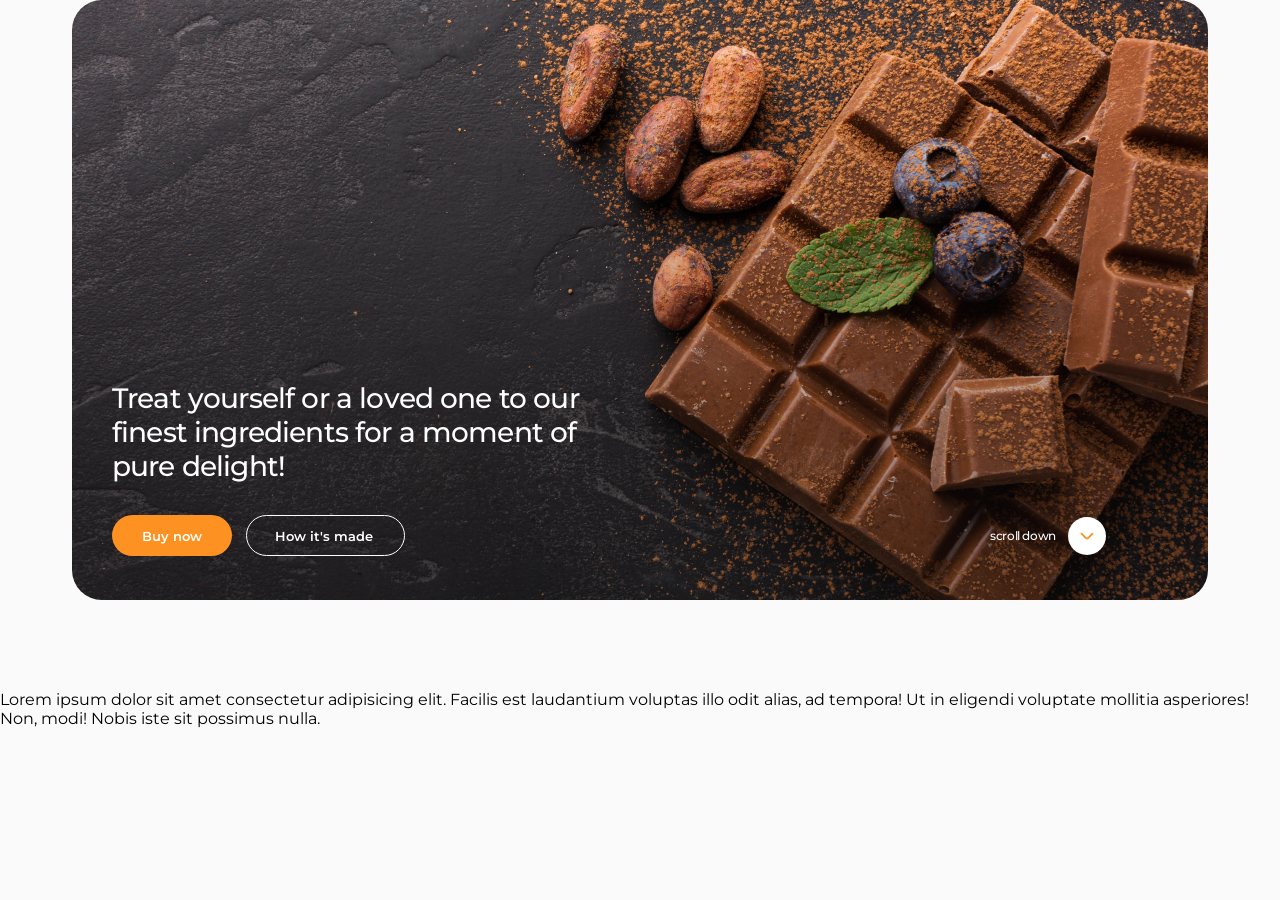
<file: simply-chocolate/HTML/hero.html>
<!DOCTYPE html>
<html lang="en">

<head>
    <meta charset="UTF-8">
    <meta name="viewport" content="width=device-width, initial-scale=1.0">
    <title>Document</title>
    <link rel="preconnect" href="https://fonts.googleapis.com">
    <link rel="preconnect" href="https://fonts.gstatic.com" crossorigin>
    <link href="https://fonts.googleapis.com/css2?family=Montserrat:wght@400;500;600&display=swap" rel="stylesheet">
    <link rel="stylesheet" href="../CSS/hero.css">
</head>

<body>
    <header class="header"></header>
    <main>
        <section class="hero">
            <div class="hero-container">
                <h2 class="hero-sub-title">Treat yourself or a loved one to our finest ingredients for a moment of pure
                    delight!</h2>
                <div class="hero-btns-container">
                    <div class="hero-main-btns">
                        <button class="hero-buy-btn" type="button">Buy now</button>
                        <a class="hero-link" href="#howItsMade">How it's made</a>
                    </div>
                    <div class="hero-scroll-container">
                        <a class="hero-scroll" href="#footer">scroll down</a>
                        <a class="hero-scroll-icon" href="#footer">
                            <svg class="hero-scroll-svg" width="22" height="22">
                                <use href="../IMG/SVG/icons.svg#icon-fi-rr-angle-small-left"></use>
                            </svg></a>
                    </div>

                </div>
            </div>
        </section>
        <section class="rewieves">

        </section>
        <footer class="footer" id="footer">Lorem ipsum dolor sit amet consectetur adipisicing elit. Facilis est
            laudantium voluptas illo odit alias, ad tempora! Ut in eligendi voluptate mollitia asperiores! Non, modi!
            Nobis iste sit possimus nulla.</footer>
    </main>
</body>

</html>
</file>
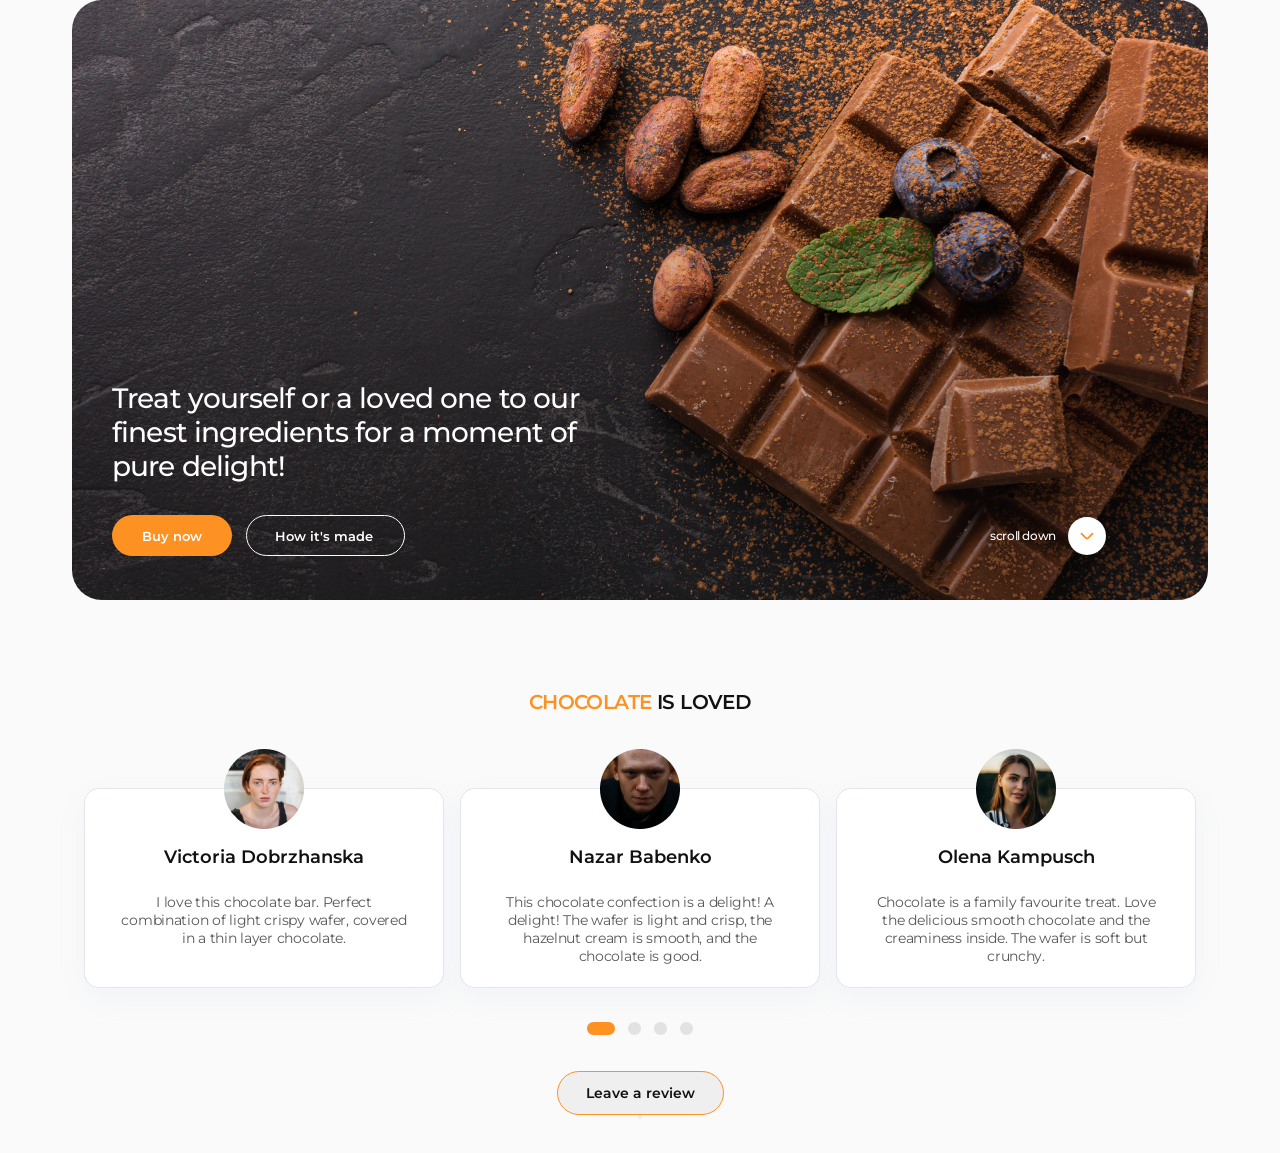
<file: simply-chocolate/HTML/reviews.html>
<!DOCTYPE html>
<html lang="en">

<head>
    <meta charset="UTF-8">
    <meta name="viewport" content="width=device-width, initial-scale=1.0">
    <title>Document</title>
    <link rel="preconnect" href="https://fonts.googleapis.com">
    <link rel="preconnect" href="https://fonts.gstatic.com" crossorigin>
    <link href="https://fonts.googleapis.com/css2?family=Montserrat:wght@400;500;600&display=swap" rel="stylesheet">
    <link rel="stylesheet" href="../CSS/reviews.css">
</head>

<body>
    <header class="header"></header>
    <main>
        <section class="hero">
            <div class="hero-container">
                <h3 class="hero-sub-title">Treat yourself or a loved one to our finest ingredients for a moment of pure
                    delight!</h3>
                <div class="hero-btns-container">
                    <div class="hero-main-btns">
                        <button class="hero-buy-btn" type="button">Buy now</button>
                        <a class="hero-link" href="#howItsMade">How it's made</a>
                    </div>
                    <div class="hero-scroll-container">
                        <a class="hero-scroll" href="#footer">scroll down</a>
                        <a class="hero-scroll-icon" href="#footer">
                            <svg class="hero-scroll-svg" width="22" height="22">
                                <use href="../IMG/SVG/icons.svg#icon-fi-rr-angle-small-left"></use>
                            </svg></a>
                    </div>

                </div>
            </div>
        </section>
        <section class="space"></section>
        <section class="reviews">
            <h2 class="reviews-title"><span class="reviews-span">CHOCOLATE</span> IS LOVED</h2>
            <div class="reviews-slider-container">
                <div class="reviews-slider">
                    <div class="reviews-slide">
                        <img class="reviewer-photo" src="../IMG/Reviews/Victoria@1x.png" alt="young redhead woman"
                            srcset="../IMG/Reviews/Victoria@1x.png 1x, ../IMG/Reviews/Victoria@2x.png 2x">
                        <h4 class="reviewer-name">Victoria Dobrzhanska</h4>
                        <p class="reviews-description">I love this chocolate bar. Perfect combination of light crispy
                            wafer, covered in a thin layer chocolate.</p>
                    </div>
                    <div class="reviews-slide">
                        <img class="reviewer-photo" src="../IMG/Reviews/Nazar@1x.png" alt=""
                            srcset="../IMG/Reviews/Nazar@1x.png 1x, ../IMG/Reviews/Nazar@2x.png 2x">
                        <h4 class="reviewer-name">Nazar Babenko</h4>
                        <p class="reviews-description">This chocolate confection is a delight! A delight! The wafer is
                            light and crisp, the hazelnut cream is smooth, and the
                            chocolate is good.</p>
                    </div>
                    <div class="reviews-slide">
                        <img class="reviewer-photo" src="../IMG/Reviews/Olena@1x.png" alt=""
                            srcset="../IMG/Reviews/Olena@1x.png 1x, ../IMG/Reviews/Olena@2x.png 2x">
                        <h4 class="reviewer-name">Olena Kampusch</h4>
                        <p class="reviews-description">Chocolate is a family favourite treat. Love the delicious smooth
                            chocolate and the creaminess inside. The wafer is soft
                            but crunchy.</p>
                    </div>
                    <div class="reviews-slide">
                        <img class="reviewer-photo" src="../IMG/Reviews/Natalia@1x.png" alt=""
                            srcset="../IMG/Reviews/Natalia@1x.png 1x, ../IMG/Reviews/Natalia@2x.png 2x">
                        <h4 class="reviewer-name">Natalia Sus</h4>
                        <p class="reviews-description">The chocolate assortment was delicious. Both dark and milk
                            chocolate pieces were smooth and just right on the sweetness
                            level.</p>
                    </div>
                    <div class="reviews-slide">
                        <img class="reviewer-photo" src="../IMG/Reviews/Danilo@1x.png" alt=""
                            srcset="../IMG/Reviews/Danilo@1x.png 1x, ../IMG/Reviews/Danilo@2x.png 2x">
                        <h4 class="reviewer-name">Danilo Nottingham</h4>
                        <p class="reviews-description">This is delicious. It so rich and flavorful you don't need to use
                            as many. I love topping an apple with almond butter
                            and these chips for a snack.</p>
                    </div>
                    <div class="reviews-slide">
                        <img class="reviewer-photo" src="../IMG/Reviews/Irina@1x.png" alt=""
                            srcset="../IMG/Reviews/Irina@1x.png 1x, ../IMG/Reviews/Irina@2x.png 2x">
                        <h4 class="reviewer-name">Irina Tydnyuk</h4>
                        <p class="reviews-description">This is simply the best chocolate around, and I'm just thrilled
                            to support a local company! Best local chocolate - world
                            class </p>
                    </div>
                </div>
                <div class="pagination">
                    <a class="reviews-pagination" href="#">
                        <svg class="reviews-pagination-svg orange-svg" width="28" height="13">
                            <use href="../IMG/SVG/icons.svg#icon-Rectangle-5"></use>
                        </svg></a>
                    <a class="reviews-pagination" href="#">
                        <svg class="reviews-pagination-svg" width="13" height="13">
                            <use href="../IMG/SVG/icons.svg#icon-Ellipse-3"></use>
                        </svg></a>
                    <a class="reviews-pagination" href="#">
                        <svg class="reviews-pagination-svg" width="13" height="13">
                            <use href="../IMG/SVG/icons.svg#icon-Ellipse-3"></use>
                        </svg></a>
                    <a class="reviews-pagination" href="#">
                        <svg class="reviews-pagination-svg" width="13" height="13">
                            <use href="../IMG/SVG/icons.svg#icon-Ellipse-3"></use>
                        </svg></a>
                </div>
            </div>
            <button class="reviews-btn" type="button" data-modal-reviews-open>Leave a review</button>
            <button class="button button-position" type="button" data-modal-reviews-open></button>
        </section>
        <!-- <footer class="footer" id="footer">Lorem ipsum dolor sit amet consectetur adipisicing elit. Facilis est
            laudantium voluptas illo odit alias, ad tempora! Ut in eligendi voluptate mollitia asperiores! Non, modi!
            Nobis iste sit possimus nulla.</footer> -->
    </main>
</body>

</html>
</file>
<file: simply-chocolate/CSS/hero.css>
@import url(global-setup.css);

.hero a,
.hero button {
  text-decoration: none;
  color: #fff;
}
.hero {
  width: 375px;
  height: 690px;
  margin: 0 auto;
}
.hero-container {
  display: flex;
  flex-direction: column;
  gap: 32px;
  width: 335px;
  height: 621px;
  padding: 395px 20px 20px 20px;
  margin: 0 auto;
  background: linear-gradient(
      180deg,
      rgba(17, 17, 17, 0) 0%,
      rgba(17, 17, 17, 0.4) 100%
    ),
    url(../IMG/Hero/Mobile/chocolate-covered-cocoa-powder\ 1@1x.png),
    lightgray -438.076px -7.879px / 284.629% 102.231% no-repeat;
  background-repeat: no-repeat;
  background-size: cover;
  border-radius: 30px;
}
/* @media (min-device-pixel-ratio: 2),
  (-webkit-min-device-pixel-ratio: 2),
  (min-resolution: 2dppx),
  screen and (max-width: 768px) and (min-resolution: 192dpi) {
  .hero-container {
    background-image: url(../IMG/Hero/Mobile/chocolate-covered-cocoa-powder\ 1@2x.png);
  }
} */
.hero-sub-title {
  color: #fff;
  font-family: "Montserrat", sans-serif;
  font-size: 20px;
  font-style: normal;
  font-weight: 500;
  line-height: 24px; /* 120% */
  letter-spacing: -0.6px;
}
.hero-btns-container {
  display: flex;
  flex-direction: column;
  gap: 32px;
}
.hero-main-btns {
  display: flex;
  gap: 14px;
}
.hero-link {
  width: 159px;
  height: 41px;
  padding: 12px 28px;
  border-radius: 100px;
  border: 1px solid #fff;
  font-family: "Montserrat", sans-serif;
  font-size: 13px;
  font-weight: 600;
  transition: 300ms ease-in-out;
}
.hero-link:hover,
.hero-link:focus {
  color: rgba(253, 146, 34, 1);
  border: 1px solid rgba(253, 146, 34, 1);
}
.hero-buy-btn {
  padding: 10px 28px;
  border-radius: 100px;
  border-color: transparent;
  background: #fd9222;
  font-family: "Montserrat", sans-serif;
  font-size: 13px;
  font-weight: 600;
  transition: 300ms ease-in-out;
  cursor: pointer;
}
.hero-buy-btn:hover,
.hero-buy-btn:focus {
  background-color: rgba(252, 241, 224, 1);
  color: rgba(253, 146, 34, 1);
}
.hero-scroll-container {
  display: flex;
  align-items: center;
  gap: 12px;
}
.hero-scroll {
  font-family: "Montserrat", sans-serif;
  font-size: 12px;
  font-weight: 500;
  line-height: 14px;
  letter-spacing: -0.36px;
  transition: 300ms ease-in-out;
}
.hero-scroll-icon {
  display: flex;
  align-items: center;
  justify-content: center;
  width: 28px;
  height: 28px;
  border-radius: 50%;
  background-color: #fff;
  transition: 300ms ease-in-out;
  overflow: hidden;
}
.hero-scroll-icon .hero-scroll-svg {
  animation: arrow 0s linear infinite;
}
.hero-scroll-icon:hover .hero-scroll-svg,
.hero-scroll:hover + .hero-scroll-icon .hero-scroll-svg {
  animation-duration: 0.7s;
}
@keyframes arrow {
  0% {
    transform: translateY(-25px);
  }
  1% {
    transform: translateY(-25px);
  }
  50% {
    transform: translateY(0);
  }
  51% {
    transform: translateY(0);
  }
  100% {
    transform: translateY(26px);
  }
}
.hero-scroll-svg {
  fill: rgba(253, 146, 34, 1);
  transition: 300ms ease-in-out;
}
.hero-scroll:hover,
.hero-scroll:focus {
  color: rgba(253, 146, 34, 1);
}
.hero-scroll:hover + .hero-scroll-icon,
.hero-scroll:focus + .hero-scroll-icon {
  background-color: rgba(253, 146, 34, 1);
}
.hero-scroll:hover + .hero-scroll-icon .hero-scroll-svg,
.hero-scroll:focus + .hero-scroll-icon .hero-scroll-svg {
  fill: rgba(252, 241, 224, 1);
}

.hero-scroll-svg:hover,
.hero-scroll-svg:focus {
  fill: rgba(252, 241, 224, 1);
}
.hero-scroll-icon:hover .hero-scroll-svg,
.hero-scroll-icon:focus .hero-scroll-svg {
  fill: rgba(252, 241, 224, 1);
}
.hero-scroll-icon:hover,
.hero-scroll-icon:focus {
  background-color: rgba(253, 146, 34, 1);
}

@media screen and (min-width: 768px) and (max-width: 1200px) {
  .hero {
    min-width: 768px;
    height: 890px;
  }
  .hero-container {
    width: 704px;
    height: 890px;
    background-image: url(../IMG/Hero/Tablet/chocolate-covered-cocoa-powder\ 1@1x.png);
    padding: 671px 40px 40px 40px;
  }
  .hero-sub-title {
    width: 484px;
    font-size: 28px;
    line-height: 34px; /* 121.429% */
    letter-spacing: -0.84px;
  }
  .hero-btns-container {
    flex-direction: row;
    gap: 153px;
  }
  .hero-scroll {
    font-size: 14px;
    line-height: 18px; /* 128.571% */
    letter-spacing: -0.42px;
  }
  .hero-scroll-icon {
    width: 38px;
    height: 38px;
  }
}
/* @media (min-device-pixel-ratio: 2),
  (-webkit-min-device-pixel-ratio: 2),
  (min-resolution: 2dppx),
  screen and (min-width: 769px) and (max-width: 1200px) and (min-resolution: 192dpi) {
  .hero-container {
    background-image: url(../IMG/Hero/Tablet/chocolate-covered-cocoa-powder\ 1@2x.png);
  }
} */
@media screen and (min-width: 1201px) {
  .hero {
    min-width: 1200px;
  }
  .hero-container {
    width: 1136px;
    height: 600px;
    background-image: url(../IMG/Hero/Desktop/chocolate-covered-cocoa-powder\ 1@1x.png);
    padding: 381px 40px 40px 40px;
  }
  .hero-sub-title {
    width: 484px;
    font-size: 28px;
    line-height: 34px; /* 121.429% */
    letter-spacing: -0.84px;
  }
  .hero-btns-container {
    flex-direction: row;
    gap: 585px;
  }
  .hero-scroll-icon {
    width: 38px;
    height: 38px;
  }
}
/* @media (min-device-pixel-ratio: 2),
  (-webkit-min-device-pixel-ratio: 2),
  (min-resolution: 2dppx),
  screen and (min-width: 1201px) and (min-resolution: 192dpi) {
  .hero-container {
    background-image: url(../IMG/Hero/Desktop/chocolate-covered-cocoa-powder\ 1@2x.png);
  }
} */
</file>
<file: simply-chocolate/CSS/reviews.css>
@import url(global-setup.css);
html {
  background-color: var(--snow-color);
}
/* ------------- Chwilowy reset ------------- */

.hero a,
.hero button {
  color: var(--white-color);
}

/* ------------- Chwilowy reset ------------- */
.hero {
  width: 375px;
  height: 690px;
  margin: 0 auto;
}
.hero-container {
  display: flex;
  flex-direction: column;
  gap: 32px;
  width: 335px;
  height: 621px;
  padding: 395px 20px 20px 20px;
  margin: 0 auto;
  background: linear-gradient(
      180deg,
      rgba(17, 17, 17, 0) 0%,
      rgba(17, 17, 17, 0.4) 100%
    ),
    url(../IMG/Hero/Mobile/chocolate-covered-cocoa-powder\ 1@1x.png),
    lightgray -438.076px -7.879px / 284.629% 102.231% no-repeat;
  background-repeat: no-repeat;
  background-size: cover;
  border-radius: 30px;
}
/* @media (min-device-pixel-ratio: 2),
  (-webkit-min-device-pixel-ratio: 2),
  (min-resolution: 2dppx),
  screen and (max-width: 768px) and (min-resolution: 192dpi) {
  .hero-container {
    background-image: url(../IMG/Hero/Mobile/chocolate-covered-cocoa-powder\ 1@2x.png);
  }
} */
.hero-sub-title {
  color: #fff;
  font-family: "Montserrat", sans-serif;
  font-size: 20px;
  font-style: normal;
  font-weight: 500;
  line-height: 24px; /* 120% */
  letter-spacing: -0.6px;
}
.hero-btns-container {
  display: flex;
  flex-direction: column;
  gap: 32px;
}
.hero-main-btns {
  display: flex;
  gap: 14px;
}
.hero-link {
  width: 159px;
  height: 41px;
  padding: 12px 28px;
  border-radius: 100px;
  border: 1px solid #fff;
  font-family: "Montserrat", sans-serif;
  font-size: 13px;
  font-weight: 600;
  transition: 300ms ease-in-out;
}
.hero-link:hover,
.hero-link:focus {
  color: rgba(253, 146, 34, 1);
  border: 1px solid rgba(253, 146, 34, 1);
}
.hero-buy-btn {
  padding: 10px 28px;
  border-radius: 100px;
  border-color: transparent;
  background: #fd9222;
  font-family: "Montserrat", sans-serif;
  font-size: 13px;
  font-weight: 600;
  transition: 300ms ease-in-out;
  cursor: pointer;
}
.hero-buy-btn:hover,
.hero-buy-btn:focus {
  background-color: rgba(252, 241, 224, 1);
  color: rgba(253, 146, 34, 1);
}
.hero-scroll-container {
  display: flex;
  align-items: center;
  gap: 12px;
}
.hero-scroll {
  font-family: "Montserrat", sans-serif;
  font-size: 12px;
  font-weight: 500;
  line-height: 14px;
  letter-spacing: -0.36px;
  transition: 300ms ease-in-out;
}
.hero-scroll-icon {
  display: flex;
  align-items: center;
  justify-content: center;
  width: 28px;
  height: 28px;
  border-radius: 50%;
  background-color: #fff;
  transition: 300ms ease-in-out;
  overflow: hidden;
}
.hero-scroll-icon .hero-scroll-svg {
  animation: arrow 0s linear infinite;
}
.hero-scroll-icon:hover .hero-scroll-svg,
.hero-scroll:hover + .hero-scroll-icon .hero-scroll-svg {
  animation-duration: 0.7s;
}
@keyframes arrow {
  0% {
    transform: translateY(-25px);
  }
  1% {
    transform: translateY(-25px);
  }
  50% {
    transform: translateY(0);
  }
  51% {
    transform: translateY(0);
  }
  100% {
    transform: translateY(26px);
  }
}
.hero-scroll-svg {
  fill: rgba(253, 146, 34, 1);
  transition: 300ms ease-in-out;
}
.hero-scroll:hover,
.hero-scroll:focus {
  color: rgba(253, 146, 34, 1);
}
.hero-scroll:hover + .hero-scroll-icon,
.hero-scroll:focus + .hero-scroll-icon {
  background-color: rgba(253, 146, 34, 1);
}
.hero-scroll:hover + .hero-scroll-icon .hero-scroll-svg,
.hero-scroll:focus + .hero-scroll-icon .hero-scroll-svg {
  fill: rgba(252, 241, 224, 1);
}

.hero-scroll-svg:hover,
.hero-scroll-svg:focus {
  fill: rgba(252, 241, 224, 1);
}
.hero-scroll-icon:hover .hero-scroll-svg,
.hero-scroll-icon:focus .hero-scroll-svg {
  fill: rgba(252, 241, 224, 1);
}
.hero-scroll-icon:hover,
.hero-scroll-icon:focus {
  background-color: rgba(253, 146, 34, 1);
}

@media screen and (min-width: 768px) and (max-width: 1200px) {
  .hero {
    min-width: 768px;
    height: 890px;
  }
  .hero-container {
    width: 704px;
    height: 890px;
    background-image: url(../IMG/Hero/Tablet/chocolate-covered-cocoa-powder\ 1@1x.png);
    padding: 671px 40px 40px 40px;
  }
  .hero-sub-title {
    width: 484px;
    font-size: 28px;
    line-height: 34px; /* 121.429% */
    letter-spacing: -0.84px;
  }
  .hero-btns-container {
    flex-direction: row;
    gap: 153px;
  }
  .hero-scroll {
    font-size: 14px;
    line-height: 18px; /* 128.571% */
    letter-spacing: -0.42px;
  }
  .hero-scroll-icon {
    width: 38px;
    height: 38px;
  }
}
/* @media (min-device-pixel-ratio: 2),
  (-webkit-min-device-pixel-ratio: 2),
  (min-resolution: 2dppx),
  screen and (min-width: 769px) and (max-width: 1200px) and (min-resolution: 192dpi) {
  .hero-container {
    background-image: url(../IMG/Hero/Tablet/chocolate-covered-cocoa-powder\ 1@2x.png);
  }
} */
@media screen and (min-width: 1201px) {
  .hero {
    min-width: 1200px;
  }
  .hero-container {
    width: 1136px;
    height: 600px;
    background-image: url(../IMG/Hero/Desktop/chocolate-covered-cocoa-powder\ 1@1x.png);
    padding: 381px 40px 40px 40px;
  }
  .hero-sub-title {
    width: 484px;
    font-size: 28px;
    line-height: 34px; /* 121.429% */
    letter-spacing: -0.84px;
  }
  .hero-btns-container {
    flex-direction: row;
    gap: 585px;
  }
  .hero-scroll-icon {
    width: 38px;
    height: 38px;
  }
}
/* @media (min-device-pixel-ratio: 2),
  (-webkit-min-device-pixel-ratio: 2),
  (min-resolution: 2dppx),
  screen and (min-width: 1201px) and (min-resolution: 192dpi) {
  .hero-container {
    background-image: url(../IMG/Hero/Desktop/chocolate-covered-cocoa-powder\ 1@2x.png);
  }
} */
/* ---------------------------------------------------------------------------------------------------------------------- */
.reviews {
  width: 375px;
  height: 404px;
  margin: 0 auto;
  display: flex;
  flex-direction: column;
  align-items: center;
}
.reviews-title {
  padding-bottom: 74px;
  color: #111;
  font-family: Montserrat;
  font-size: 20px;
  font-style: normal;
  font-weight: 600;
  line-height: 24px;
  letter-spacing: -0.6px;
  text-transform: uppercase;
  text-align: center;
}
.reviews-span {
  color: #fd9222;
}
.reviews-slider-container {
  width: 335px;
  margin: 0 auto;
}
.reviews-slide {
  position: relative;
  height: 200px;
  width: 335px;
  border-radius: 15px;
  border: 1px solid rgba(17, 17, 17, 0.1);
  background: #fff;
  box-shadow: 0px 9.04932px 26.57166px 0px rgba(215, 228, 249, 0.25);
  display: none;
}
.reviews-slide:nth-child(1) {
  display: block;
}
.reviewer-name {
  padding: 56px 0 24px;
  color: #111;
  text-align: center;
  font-family: Montserrat;
  font-size: 18px;
  font-style: normal;
  font-weight: 600;
  line-height: 24px;
}
.reviews-description {
  width: 299px;
  margin: 0 auto;
  color: rgba(17, 17, 17, 0.7);
  text-align: center;
  font-family: Montserrat;
  font-size: 14px;
  font-style: normal;
  font-weight: 400;
  line-height: 18px; /* 128.571% */
  letter-spacing: -0.28px;
}
.reviewer-photo {
  position: absolute;
  left: 50%;
  top: 0;
  transform: translate(-50%, -50%);
}
.reviews-btn {
  margin-top: 32px;
  padding: 12px 28px;
  border-radius: 100px;
  border: 1px solid #fd9222;
  transition: 250ms ease-in-out;
  color: #111;
  text-align: center;
  font-size: var(--description-font-size);
  font-style: normal;
  font-weight: var(--bold-weight);
  line-height: normal;
}
.reviews-btn:hover,
.reviews-btn:focus {
  background-color: #fd9222;
  color: #fff;
}
.pagination {
  display: flex;
  justify-content: center;
  gap: 13px;
  padding-top: 32px;
}
.reviews-pagination-svg {
  cursor: pointer;
  fill: rgba(17, 17, 17, 0.1);
}
.orange-svg {
  fill: #fd9222;
}

@media screen and (min-width: 768px) and (max-width: 1200px) {
  .reviews {
    width: 768px;
  }
  .reviews-slider-container {
    width: 704px;
    height: 204px;
  }
  .reviews-slider {
    display: flex;
    gap: 16px;
    align-items: center;
    justify-content: center;
  }
  .reviews-slide:nth-child(2) {
    display: block;
  }
}
@media screen and (min-width: 1201px) {
  .reviews {
    width: 1200px;
    height: 463px;
  }
  .reviews-slider-container {
    width: 1136px;
  }
  .reviews-slide {
    width: 360px;
  }
  .reviews-slide:nth-child(2),
  .reviews-slide:nth-child(3) {
    display: block;
  }
  .reviews-slider {
    display: flex;
    gap: 16px;
    align-items: center;
    justify-content: center;
  }
}

/* ------------------------------------ */
</file>
